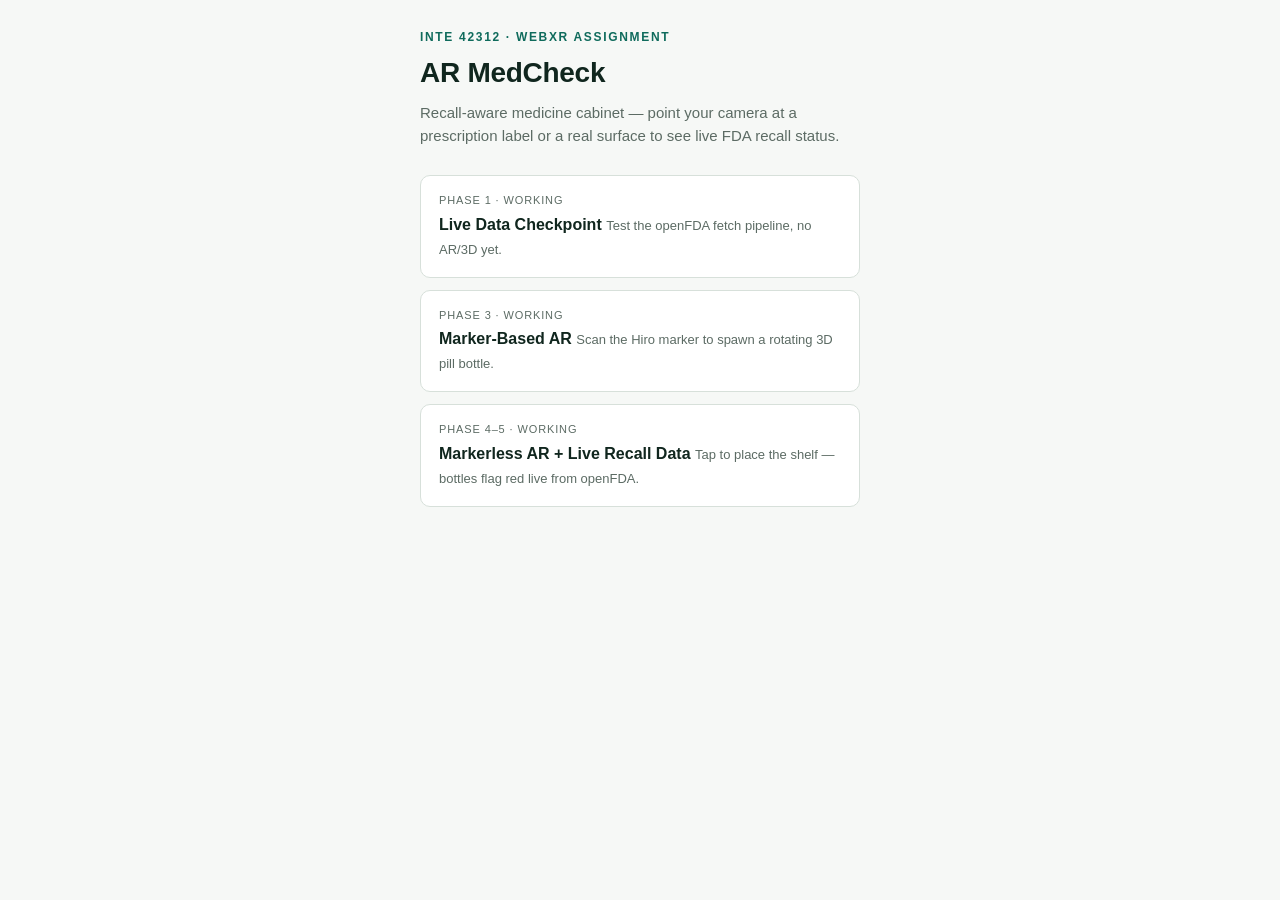
<file: index.html>
<!DOCTYPE html>
<html lang="en">
<head>
  <meta charset="UTF-8" />
  <meta name="viewport" content="width=device-width, initial-scale=1.0" />
  <title>AR MedCheck</title>
  <link rel="stylesheet" href="css/style.css" />
</head>
<body>
  <div class="wrap">
    <p class="eyebrow">INTE 42312 · WebXR Assignment</p>
    <h1>AR MedCheck</h1>
    <p class="sub">Recall-aware medicine cabinet — point your camera at a
      prescription label or a real surface to see live FDA recall status.</p>

    <a class="card" href="fetch-test.html">
      <span class="tag">Phase 1 · Working</span>
      <span class="title">Live Data Checkpoint</span>
      <span class="desc">Test the openFDA fetch pipeline, no AR/3D yet.</span>
    </a>

    <a class="card" href="marker.html">
      <span class="tag">Phase 3 · Working</span>
      <span class="title">Marker-Based AR</span>
      <span class="desc">Scan the Hiro marker to spawn a rotating 3D pill bottle.</span>
    </a>

    <a class="card" href="markerless.html">
      <span class="tag">Phase 4–5 · Working</span>
      <span class="title">Markerless AR + Live Recall Data</span>
      <span class="desc">Tap to place the shelf — bottles flag red live from openFDA.</span>
    </a>
  </div>
</body>
</html>
</file>
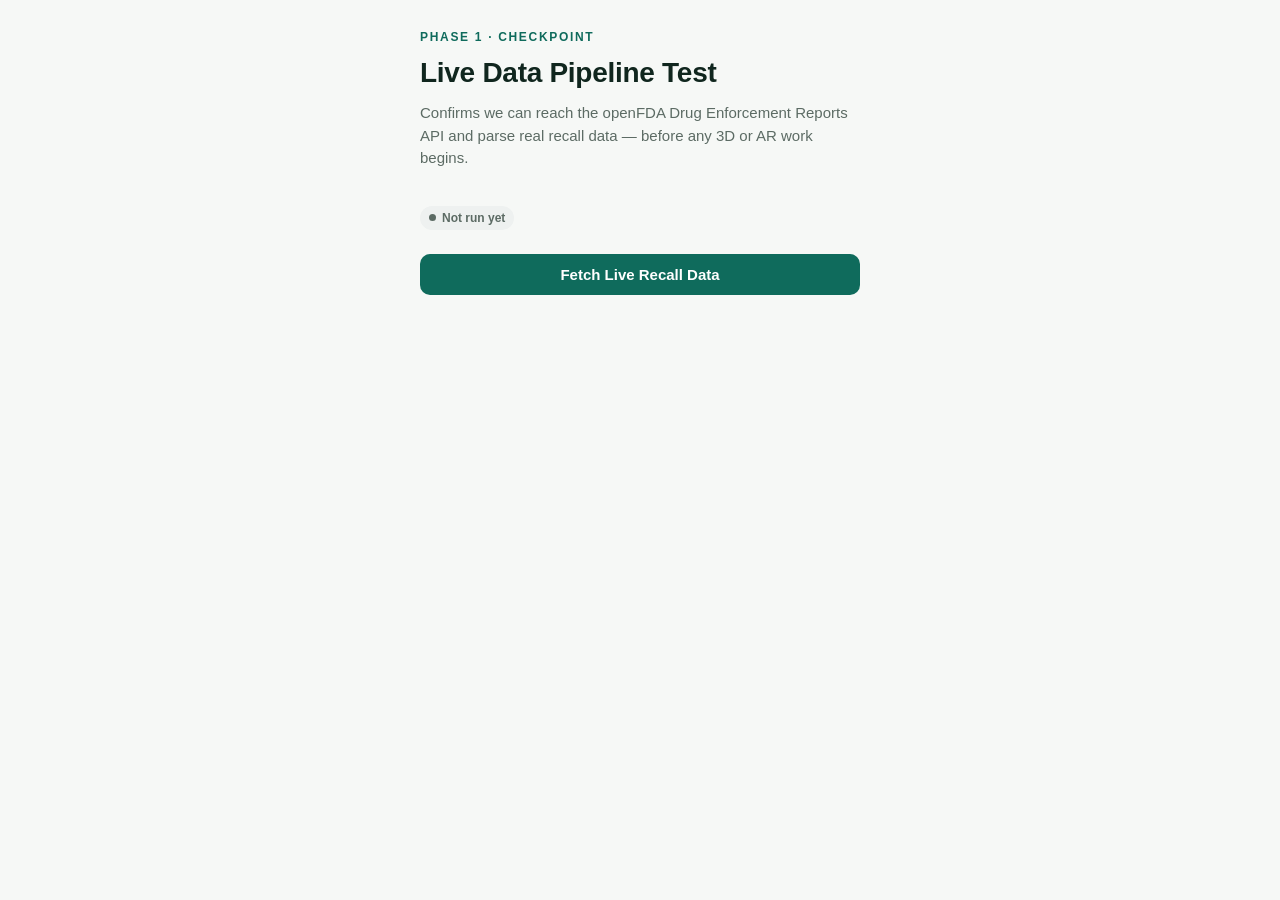
<file: fetch-test.html>
<!DOCTYPE html>
<html lang="en">
<head>
  <meta charset="UTF-8" />
  <meta name="viewport" content="width=device-width, initial-scale=1.0" />
  <title>Checkpoint 1 — Live FDA Data</title>
  <link rel="stylesheet" href="css/style.css" />
</head>
<body>
  <div class="wrap">
    <p class="eyebrow">Phase 1 · Checkpoint</p>
    <h1>Live Data Pipeline Test</h1>
    <p class="sub">
      Confirms we can reach the openFDA Drug Enforcement Reports API and
      parse real recall data — before any 3D or AR work begins.
    </p>

    <div id="statusBadge" class="status pending">
      <span class="dot"></span> Not run yet
    </div>

    <br /><br />

    <button id="runBtn">Fetch Live Recall Data</button>

    <div id="output" style="margin-top: 20px;"></div>
  </div>

  <script src="js/fda-fetch.js"></script>
  <script>
    const btn = document.getElementById("runBtn");
    const output = document.getElementById("output");
    const badge = document.getElementById("statusBadge");

    function setBadge(state, text) {
      badge.className = `status ${state}`;
      badge.innerHTML = `<span class="dot"></span> ${text}`;
    }

    btn.addEventListener("click", async () => {
      btn.disabled = true;
      setBadge("pending", "Fetching…");
      output.innerHTML = "";

      try {
        // Fetch a general batch of recent enforcement reports.
        const records = await fetchRecalls({ limit: 8 });

        console.log("openFDA raw response mapped:", records);

        if (records.length === 0) {
          setBadge("ok", "Connected — 0 results for this query");
          output.innerHTML = "<p>API reachable, but no records matched.</p>";
        } else {
          setBadge("ok", `Connected — ${records.length} records`);
          output.innerHTML = records
            .map(
              (r) => `
              <div class="result-item">
                <strong>${r.product}</strong><br/>
                <span style="color:var(--muted)">${r.reason}</span><br/>
                <span style="color:var(--muted)">Status: ${r.status} · Class: ${r.classification} · ${r.date}</span>
              </div>`
            )
            .join("");
        }
      } catch (err) {
        console.error(err);
        setBadge("bad", "Fetch failed — see console");
        output.innerHTML = `<p style="color:var(--alert)">${err.message}</p>`;
      } finally {
        btn.disabled = false;
      }
    });
  </script>
</body>
</html>
</file>
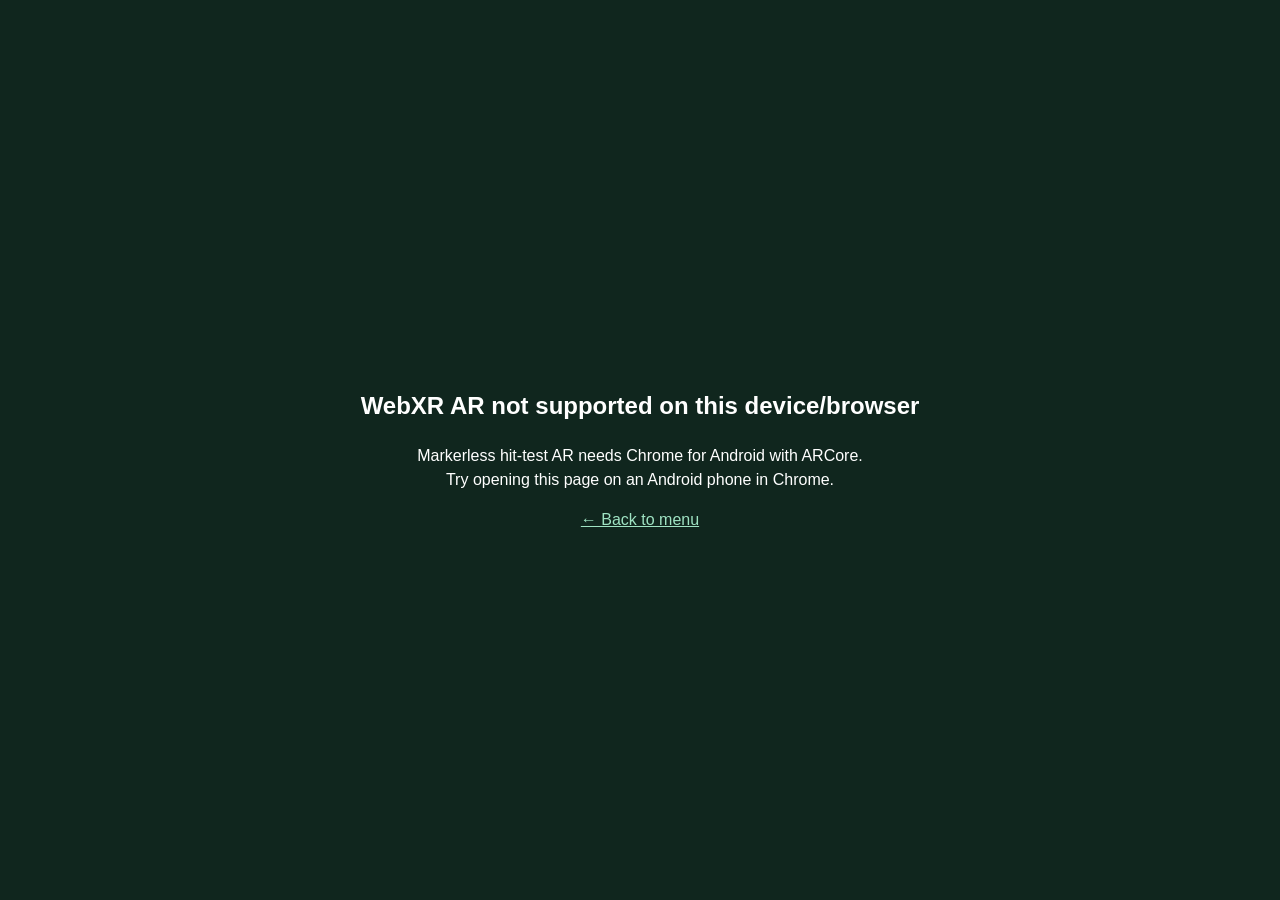
<file: markerless.html>
<!DOCTYPE html>
<html lang="en">
<head>
  <meta charset="UTF-8" />
  <meta name="viewport" content="width=device-width, initial-scale=1.0, user-scalable=no" />
  <title>Markerless AR — AR MedCheck</title>
  <link rel="stylesheet" href="css/style.css" />
  <style>
    * { box-sizing: border-box; }
    body { margin: 0; overflow: hidden; background: #10261e; font-family: -apple-system, BlinkMacSystemFont, "Segoe UI", Roboto, sans-serif; }

    /* Top Navigation Bar */
    #overlay {
      position: fixed; top: 0; left: 0; right: 0; z-index: 100;
      padding: 12px 16px; background: rgba(15,26,22,0.92); color: #fff;
      font-size: 13px; font-weight: 500;
      display: flex; justify-content: space-between; align-items: center;
      border-bottom: 1px solid rgba(159,227,195,0.18);
      backdrop-filter: blur(8px);
    }
    #overlay a { color: #9fe3c3; text-decoration: none; font-weight: 600; font-size: 12.5px; }

    .pill-btn {
      background: rgba(31,122,77,0.45);
      border: 1px solid rgba(159,227,195,0.35);
      color: #9fe3c3; border-radius: 999px;
      padding: 3px 10px; font-size: 11px; font-weight: 600;
      cursor: pointer; display: inline-flex; align-items: center; gap: 4px;
      transition: all 0.15s ease;
    }
    .pill-btn:active { transform: scale(0.95); background: rgba(31,122,77,0.8); }

    /* Collapsible Legend (Top Left) */
    #legend {
      position: fixed; top: 56px; left: 14px; z-index: 90;
      background: rgba(15,26,22,0.92); color: #fff; border-radius: 12px;
      padding: 8px 12px; font-size: 11px;
      max-width: 250px; border: 1px solid rgba(159,227,195,0.22);
      box-shadow: 0 6px 20px rgba(0,0,0,0.4);
      backdrop-filter: blur(8px);
    }
    #legendHeader {
      display: flex; justify-content: space-between; align-items: center;
      cursor: pointer; user-select: none;
    }
    .legend-title {
      font-size: 9.5px; font-weight: 700; color: #9fe3c3;
      text-transform: uppercase; letter-spacing: 0.08em;
    }
    #legendBody { margin-top: 6px; }
    #legendBody.collapsed { display: none; }
    #legend .sw-row { display: flex; align-items: center; gap: 6px; margin: 3px 0; font-size: 10.5px; }
    #legend .sw { width: 9px; height: 9px; border-radius: 50%; flex-shrink: 0; }
    #liveStatus {
      margin-top: 6px; padding-top: 6px;
      border-top: 1px solid rgba(255,255,255,0.12);
    }
    .status-grid {
      display: grid; grid-template-columns: 1fr 1fr;
      gap: 3px 6px; margin-top: 3px;
    }
    .status-item {
      display: flex !important; align-items: center;
      justify-content: space-between; gap: 4px;
      font-size: 10px;
    }

    /* Prescription HUD Card (Top Right) */
    #rxCard {
      position: fixed; top: 56px; right: 14px; z-index: 95;
      background: rgba(15,26,22,0.96); color: #fff; border-radius: 14px;
      padding: 12px 14px;
      max-width: 280px; width: calc(100vw - 120px);
      border: 1px solid rgba(159,227,195,0.28);
      box-shadow: 0 10px 30px rgba(0,0,0,0.55);
      backdrop-filter: blur(12px);
      display: none;
      animation: fadeIn 0.25s ease;
    }
    #rxCard.active { display: block; }
    .rx-header {
      display: flex; justify-content: space-between; align-items: center;
      margin-bottom: 2px;
    }
    .rx-tag {
      font-size: 9px; text-transform: uppercase; letter-spacing: 0.08em;
      color: #9fe3c3; font-weight: 700;
    }
    .close-btn {
      background: transparent; border: none; color: #8ba396;
      font-size: 15px; cursor: pointer; padding: 0 2px; line-height: 1;
    }
    .close-btn:hover, .close-btn:active { color: #fff; }
    .rx-title { font-size: 15px; font-weight: 700; margin-bottom: 1px; color: #fff; }
    .rx-brand { font-size: 10.5px; color: #a5c7b7; margin-bottom: 4px; }
    .rx-tier-badge {
      display: inline-block; font-size: 9px; font-weight: 600;
      color: #9fe3c3; background: rgba(159,227,195,0.12);
      padding: 2px 7px; border-radius: 999px; margin-bottom: 6px;
      border: 1px solid rgba(159,227,195,0.2);
    }
    .rx-meta { font-size: 11px; color: #cfe8dc; line-height: 1.45; margin-bottom: 8px; }
    .rx-status-banner {
      border-radius: 8px; padding: 6px 10px; font-size: 11px;
      line-height: 1.35; font-weight: 600; margin-bottom: 8px;
    }
    .rx-status-banner.bad {
      background: rgba(194,59,59,0.3); border: 1px solid #c23b3b; color: #ff9b9b;
    }
    .rx-status-banner.ok {
      background: rgba(31,122,77,0.35); border: 1px solid #1f7a4d; color: #7de6b0;
    }
    .rx-actions {
      display: flex; align-items: center; justify-content: space-between;
      border-top: 1px solid rgba(255,255,255,0.12); padding-top: 7px;
    }
    .speak-btn {
      background: rgba(31,122,77,0.6);
      border: 1px solid rgba(159,227,195,0.35);
      color: #fff; border-radius: 8px;
      padding: 5px 10px; font-size: 10.5px; font-weight: 700;
      cursor: pointer; display: inline-flex; align-items: center; gap: 4px;
      transition: all 0.15s ease;
    }
    .speak-btn:active { transform: scale(0.95); background: rgba(31,122,77,0.9); }
    .speak-status { font-size: 9.5px; color: #8ba396; font-style: italic; }

    /* Medicine Selection Drawer (Bottom Carousel) */
    #medDrawer {
      position: fixed; bottom: 62px; left: 0; right: 0; z-index: 90;
      display: flex; flex-direction: column; align-items: center;
      pointer-events: none;
    }
    .drawer-title {
      font-size: 9.5px; text-transform: uppercase; letter-spacing: 0.08em;
      color: #9fe3c3; font-weight: 700; margin-bottom: 6px;
      text-shadow: 0 2px 4px rgba(0,0,0,0.8);
      background: rgba(10,20,16,0.85); padding: 3px 12px; border-radius: 999px;
      border: 1px solid rgba(159,227,195,0.2);
    }
    .med-scroll {
      pointer-events: auto;
      display: flex; gap: 8px; width: 100%;
      overflow-x: auto; padding: 4px 14px 8px;
      scroll-snap-type: x mandatory;
      -webkit-overflow-scrolling: touch;
      scrollbar-width: none;
    }
    .med-scroll::-webkit-scrollbar { display: none; }
    .med-card {
      scroll-snap-align: center;
      flex: 0 0 auto; width: 135px;
      background: rgba(15,26,22,0.92);
      border: 1px solid rgba(159,227,195,0.22);
      border-radius: 12px; padding: 7px 9px;
      color: #fff; cursor: pointer;
      box-shadow: 0 6px 18px rgba(0,0,0,0.35);
      backdrop-filter: blur(8px);
      transition: all 0.2s cubic-bezier(0.16, 1, 0.3, 1);
      display: flex; flex-direction: column; gap: 3px;
      user-select: none;
    }
    .med-card:active { transform: scale(0.95); }
    .med-card.active {
      transform: translateY(-4px);
    }
    .med-card.active.bad {
      border-color: #ff5252;
      box-shadow: 0 0 16px rgba(255,82,82,0.45);
      background: rgba(32,14,16,0.95);
    }
    .med-card.active.ok {
      border-color: #2ed573;
      box-shadow: 0 0 16px rgba(46,213,115,0.45);
      background: rgba(14,30,22,0.95);
    }
    .med-card-tier { font-size: 8.5px; color: #8ba396; text-transform: uppercase; letter-spacing: 0.05em; }
    .med-card-name { font-size: 11.5px; font-weight: 700; white-space: nowrap; overflow: hidden; text-overflow: ellipsis; }
    .med-card-dose { font-size: 9.5px; color: #a5c7b7; white-space: nowrap; overflow: hidden; text-overflow: ellipsis; }
    .med-card-badge {
      display: inline-flex; align-items: center; gap: 3px;
      font-size: 9px; font-weight: 700; text-transform: uppercase;
      padding: 2px 6px; border-radius: 999px; width: fit-content;
      margin-top: 2px;
    }
    .med-card-badge.bad { background: rgba(194,59,59,0.35); color: #ff8b8b; border: 1px solid #c23b3b; }
    .med-card-badge.ok { background: rgba(31,122,77,0.4); color: #72e0a2; border: 1px solid #1f7a4d; }

    /* Hint Bar */
    #hint {
      position: fixed; bottom: 18px; left: 50%; transform: translateX(-50%);
      z-index: 90; background: rgba(15,26,22,0.9); color: #fff;
      padding: 8px 18px; border-radius: 999px; font-family: -apple-system, sans-serif;
      font-size: 12px; font-weight: 500;
      border: 1px solid rgba(159,227,195,0.25);
      box-shadow: 0 4px 16px rgba(0,0,0,0.35);
      white-space: nowrap; text-align: center;
      transition: background 0.3s ease;
      pointer-events: none;
    }

    #unsupported {
      position: fixed; inset: 0; z-index: 200; background: #10261e; color: #fff;
      display: flex; align-items: center; justify-content: center; text-align: center;
      padding: 24px; font-family: -apple-system, sans-serif;
    }
    #unsupported.hidden { display: none; }

    #ARButton { z-index: 1000 !important; }

    @keyframes fadeIn { from { opacity: 0; transform: translateY(-6px); } to { opacity: 1; transform: translateY(0); } }
  </style>
</head>
<body>
  <!-- Top Navigation Bar -->
  <div id="overlay">
    <div style="display:flex; align-items:center; gap:8px;">
      <span id="overlay-title">Tap a surface to place the shelf</span>
      <button id="repositionBtn" style="display:none;" class="pill-btn">↺ Move Shelf</button>
    </div>
    <a href="index.html">&larr; Menu</a>
  </div>

  <!-- Legend -->
  <div id="legend">
    <div id="legendHeader">
      <span class="legend-title">Live FDA Status</span>
      <span id="legendToggleIcon" style="font-size:9.5px; color:#8ba396;">▲</span>
    </div>
    <div id="legendBody">
      <div class="sw-row"><span class="sw" style="background:#1f7a4d"></span> Verified Safe</div>
      <div class="sw-row"><span class="sw" style="background:#c23b3b"></span> FDA Recalled</div>
      <div id="liveStatus"></div>
    </div>
  </div>

  <!-- Prescription HUD Card -->
  <div id="rxCard">
    <div class="rx-header">
      <span class="rx-tag">● BOTTLE PRESCRIPTION</span>
      <button id="rxCloseBtn" class="close-btn" title="Close">✕</button>
    </div>
    <div class="rx-title" id="rxTitle">Amoxicillin 500mg</div>
    <div class="rx-brand" id="rxBrand">Moxatag / Oral Capsule</div>
    <div class="rx-tier-badge" id="rxTierBadge">Top Shelf · Slot 3</div>
    <div class="rx-meta">
      <strong>Rx #:</strong> <span id="rxNumber">8492-041</span><br/>
      <strong>Dosage:</strong> <span id="rxDosage">1 capsule every 8h with water</span><br/>
      <strong>Refills:</strong> <span id="rxRefills">2 remaining</span>
    </div>
    <div class="rx-status-banner bad" id="rxStatusBanner">
      <div id="rxStatusTitle">⚠️ FDA RECALL ACTIVE</div>
      <div id="rxStatusReason" style="font-weight:400; font-size:10px; margin-top:2px;">
        Particulate contamination detected in lot #8492. Do not dispense.
      </div>
    </div>
    <div class="rx-actions">
      <button id="rxSpeakBtn" class="speak-btn">🔊 Read Aloud</button>
      <span id="rxSpeakStatus" class="speak-status">Tap bottle to read Rx</span>
    </div>
  </div>

  <!-- Medicine Target Selection Drawer Carousel -->
  <div id="medDrawer" style="display:none;">
    <div class="drawer-title">Tap a Bottle in AR or Choose Below</div>
    <div class="med-scroll" id="medCarousel"></div>
  </div>

  <div id="hint">Loading recall data…</div>

  <div id="unsupported" class="hidden">
    <div>
      <h2>WebXR AR not supported on this device/browser</h2>
      <p>Markerless hit-test AR needs Chrome for Android with ARCore.<br/>
      Try opening this page on an Android phone in Chrome.</p>
      <a href="index.html" style="color:#9fe3c3">&larr; Back to menu</a>
    </div>
  </div>

  <script>
    window.__arModuleStarted = false;
    setTimeout(() => {
      if (!window.__arModuleStarted) {
        const hintEl = document.getElementById("hint");
        if (hintEl) {
          hintEl.textContent = "AR module failed to load — check internet connection";
          hintEl.style.background = "rgba(194,59,59,0.9)";
        }
      }
    }, 6000);
  </script>

  <script type="importmap">
  {
    "imports": {
      "three": "./vendor/three/build/three.module.js"
    }
  }
  </script>

  <script src="js/fda-fetch.js"></script>
  <script src="js/audio-cues.js"></script>
  <script type="module">
    window.__arModuleStarted = true;

    import * as THREE from "three";
    import { ARButton } from "./vendor/three/jsm/webxr/ARButton.js";
    import { GLTFLoader } from "./vendor/three/jsm/loaders/GLTFLoader.js";

    const hintEl = document.getElementById("hint");
    const unsupportedEl = document.getElementById("unsupported");

    window.addEventListener("error", (e) => {
      hintEl.textContent = "JS Error: " + e.message;
      hintEl.style.background = "rgba(194,59,59,0.9)";
    });
    window.addEventListener("unhandledrejection", (e) => {
      hintEl.textContent = "Promise error: " + (e.reason?.message || e.reason);
      hintEl.style.background = "rgba(194,59,59,0.9)";
    });

    // Clinical Prescription Catalog
    const MEDICINES_DATA = {
      amoxicillin: {
        id: "amoxicillin",
        name: "Amoxicillin 500mg",
        brand: "Moxatag / Oral Capsule",
        rxNumber: "8492-041",
        dosage: "1 capsule every 8h with water",
        refills: "2 remaining",
        tierName: "Top Shelf",
        slot: 3,
        defaultStatus: "recalled",
        defaultReason: "Particulate contamination detected in lot #8492. Do not dispense.",
        safeReason: "Lot #8492 verified compliant with USP dissolution & purity standards. No active recalls."
      },
      paracetamol: {
        id: "paracetamol",
        name: "Paracetamol 500mg",
        brand: "Panadol / Film-Coated Tablet",
        rxNumber: "7103-992",
        dosage: "1–2 tablets every 4–6h (max 4g/day)",
        refills: "4 remaining",
        tierName: "Top Shelf",
        slot: 2,
        defaultStatus: "safe",
        defaultReason: "Lot #7103 verified compliant with USP dissolution & purity standards.",
        safeReason: "Lot #7103 verified compliant with USP dissolution & purity standards."
      },
      ibuprofen: {
        id: "ibuprofen",
        name: "Ibuprofen 200mg",
        brand: "Advil / Motrin Liqui-Gel",
        rxNumber: "5521-118",
        dosage: "1 tablet every 6h with meals",
        refills: "1 remaining",
        tierName: "Top Shelf",
        slot: 1,
        defaultStatus: "recalled",
        defaultReason: "Dissolution rate out-of-specification reported to FDA enforcement.",
        safeReason: "Batch certified authentic. Zero active enforcement reports on file."
      },
      lipitor: {
        id: "lipitor",
        name: "Lipitor 20mg",
        brand: "Atorvastatin Calcium Tablet",
        rxNumber: "9042-331",
        dosage: "1 tablet daily at bedtime",
        refills: "3 remaining",
        tierName: "Second Shelf",
        slot: 1,
        defaultStatus: "safe",
        defaultReason: "Batch certified authentic. Zero active enforcement reports on file.",
        safeReason: "Batch certified authentic. Zero active enforcement reports on file."
      },
      acetaminophen: {
        id: "acetaminophen",
        name: "Acetaminophen 500mg",
        brand: "Tylenol Extra Strength Caplet",
        rxNumber: "4418-765",
        dosage: "2 caplets every 6h as needed",
        refills: "0 remaining (Expired)",
        tierName: "Second Shelf",
        slot: 2,
        defaultStatus: "recalled",
        defaultReason: "Super-potent batch alert: active ingredient variance exceeds ±15%.",
        safeReason: "Batch tested compliant with active ingredient potency specifications."
      },
      melatonin: {
        id: "melatonin",
        name: "Melatonin 5mg",
        brand: "Nature Made / Nighttime Release",
        rxNumber: "3310-884",
        dosage: "1 tablet 30 min before sleep",
        refills: "5 remaining",
        tierName: "Second Shelf",
        slot: 3,
        defaultStatus: "safe",
        defaultReason: "Dietary supplement verified GMP compliant & microbial tested clean.",
        safeReason: "Dietary supplement verified GMP compliant & microbial tested clean."
      }
    };

    const CABINET_TIERS = [
      {
        name: "Top Shelf",
        yModel: 2.412,
        yFallback: 0.148,
        products: ["ibuprofen", "paracetamol", "amoxicillin"],
      },
      {
        name: "Second Shelf",
        yModel: 1.689,
        yFallback: 0.1037,
        products: ["lipitor", "acetaminophen", "melatonin"],
      },
    ];

    const TRACKED_PRODUCTS = CABINET_TIERS.flatMap((t) => t.products);
    let recallFlags = {};
    let recallDetails = {};

    let isShelfPlaced = false;
    let placedShelf = null;
    let currentSelectedId = null;
    let interactiveObjects = [];
    let bottleMap = {};
    let haloRing = null;
    let floatingBadge = null;

    // Toggle legend accordion
    const legendHeader = document.getElementById("legendHeader");
    const legendBody = document.getElementById("legendBody");
    const legendToggleIcon = document.getElementById("legendToggleIcon");
    if (legendHeader) {
      legendHeader.addEventListener("click", () => {
        const isCollapsed = legendBody.classList.toggle("collapsed");
        legendToggleIcon.textContent = isCollapsed ? "▼" : "▲";
      });
    }

    if (!navigator.xr) {
      unsupportedEl.classList.remove("hidden");
    } else {
      navigator.xr.isSessionSupported("immersive-ar").then((supported) => {
        if (!supported) unsupportedEl.classList.remove("hidden");
        else init();
      });
    }

    async function loadRecallData() {
      try {
        const results = await Promise.all(
          TRACKED_PRODUCTS.map((name) => fetchRecalls({ searchTerm: name, limit: 5 }))
        );
        TRACKED_PRODUCTS.forEach((name, i) => {
          const hits = results[i] || [];
          recallFlags[name] = hits.length > 0;
          if (hits.length > 0) {
            recallDetails[name] = {
              reason: hits[0].reason || MEDICINES_DATA[name].defaultReason,
              status: hits[0].status
            };
          }
        });
        hintEl.textContent = "Data loaded — tap a surface to place the shelf";
      } catch (err) {
        console.error("FDA fetch failed, defaulting to catalog state:", err);
        TRACKED_PRODUCTS.forEach((p) => {
          recallFlags[p] = MEDICINES_DATA[p].defaultStatus === "recalled";
        });
        hintEl.textContent = "Live data unavailable — showing default state";
      }

      const params = new URLSearchParams(window.location.search);
      const forced = params.get("forceRecall");
      if (forced && TRACKED_PRODUCTS.includes(forced)) {
        recallFlags[forced] = true;
      }

      // Render legend summary
      const liveStatusEl = document.getElementById("liveStatus");
      if (liveStatusEl) {
        liveStatusEl.innerHTML = `
          <div style="font-weight:600; color:#9fe3c3; margin-bottom:4px; font-size:10px; text-transform:uppercase; letter-spacing:0.06em;">Cabinet Recall Status:</div>
          <div class="status-grid">
            ${TRACKED_PRODUCTS.map(
              (p) => `
              <div class="status-item">
                <span>${p}:</span>
                <strong style="color:${recallFlags[p] ? '#ff7575' : '#5cd68d'}">
                  ${recallFlags[p] ? "RECALLED" : "safe"}
                </strong>
              </div>`
            ).join("")}
          </div>
        `;
      }

      renderMedDrawer();
    }

    // Render Drawer Carousel
    function renderMedDrawer() {
      const carouselEl = document.getElementById("medCarousel");
      if (!carouselEl) return;
      carouselEl.innerHTML = "";

      TRACKED_PRODUCTS.forEach((id) => {
        const med = MEDICINES_DATA[id];
        const isRecalled = !!recallFlags[id];
        const card = document.createElement("div");
        card.className = `med-card ${isRecalled ? "bad" : "ok"}`;
        card.id = `med-card-${id}`;
        card.innerHTML = `
          <div class="med-card-tier">${med.tierName}</div>
          <div class="med-card-name">${med.name}</div>
          <div class="med-card-dose">${med.dosage}</div>
          <span class="med-card-badge ${isRecalled ? "bad" : "ok"}">
            ${isRecalled ? "⚠️ RECALLED" : "✓ SAFE"}
          </span>
        `;
        card.addEventListener("click", (e) => {
          e.stopPropagation();
          selectBottle(id, true);
        });
        carouselEl.appendChild(card);
      });
    }

    // Dynamic 3D Billboard Sprite Badge
    function createBadgeTexture(name, subtext, isRecalled) {
      const canvas = document.createElement("canvas");
      canvas.width = 256;
      canvas.height = 128;
      const ctx = canvas.getContext("2d");

      const r = 16, x = 4, y = 4, w = 248, h = 120;
      ctx.beginPath();
      ctx.moveTo(x + r, y);
      ctx.lineTo(x + w - r, y);
      ctx.quadraticCurveTo(x + w, y, x + w, y + r);
      ctx.lineTo(x + w, y + h - r);
      ctx.quadraticCurveTo(x + w, y + h, x + w - r, y + h);
      ctx.lineTo(x + r, y + h);
      ctx.quadraticCurveTo(x, y + h, x, y + h - r);
      ctx.lineTo(x, y + r);
      ctx.quadraticCurveTo(x, y, x + r, y);
      ctx.closePath();

      ctx.fillStyle = isRecalled ? "rgba(42, 12, 16, 0.95)" : "rgba(10, 32, 22, 0.95)";
      ctx.fill();
      ctx.lineWidth = 4;
      ctx.strokeStyle = isRecalled ? "#ff4d4d" : "#2ed573";
      ctx.stroke();

      ctx.fillStyle = isRecalled ? "#ff7575" : "#5cd68d";
      ctx.font = "bold 20px -apple-system, sans-serif";
      ctx.textAlign = "center";
      ctx.fillText(isRecalled ? "⚠️ RECALLED" : "✓ SAFE TO DISPENSE", 128, 42);

      ctx.fillStyle = "#ffffff";
      ctx.font = "bold 22px -apple-system, sans-serif";
      ctx.fillText(name, 128, 76);

      ctx.fillStyle = "#9fe3c3";
      ctx.font = "14px -apple-system, sans-serif";
      ctx.fillText(subtext || "Rx VERIFIED", 128, 104);

      const texture = new THREE.CanvasTexture(canvas);
      texture.needsUpdate = true;
      return texture;
    }

    // Speech Synthesis
    function speakPrescription(med, isRecalled, reason) {
      if (!("speechSynthesis" in window)) return;
      try {
        window.speechSynthesis.cancel();
        const statusPhrase = isRecalled
          ? `Warning: Active FDA recall. ${reason}. Do not dispense.`
          : `Verified safe to dispense. Compliant with quality standards.`;
        const speechText = `Prescription for ${med.name}. ${med.brand}. ${statusPhrase} Dosage instructions: ${med.dosage}. Refills: ${med.refills}.`;

        const utterance = new SpeechSynthesisUtterance(speechText);
        utterance.rate = 0.96;
        utterance.pitch = 1.0;

        const speakStatusEl = document.getElementById("rxSpeakStatus");
        if (speakStatusEl) speakStatusEl.textContent = "Reading prescription aloud…";

        utterance.onend = () => {
          if (speakStatusEl) speakStatusEl.textContent = "Readout complete";
        };
        utterance.onerror = () => {
          if (speakStatusEl) speakStatusEl.textContent = "Tap bottle to read Rx";
        };

        window.speechSynthesis.speak(utterance);
      } catch (err) {
        console.warn("TTS error:", err);
      }
    }

    // Bottle Selection Logic
    function selectBottle(id, playAudio = true) {
      const med = MEDICINES_DATA[id];
      if (!med) return;
      currentSelectedId = id;

      const isRecalled = !!recallFlags[id];
      const recallReason = recallDetails[id]?.reason || (isRecalled ? med.defaultReason : med.safeReason);

      // 1. Update 3D Visual Feedback on Bottle
      const bottleInfo = bottleMap[id];
      if (bottleInfo && bottleInfo.bottleGroup) {
        const group = bottleInfo.bottleGroup;

        if (!haloRing) {
          haloRing = new THREE.Mesh(
            new THREE.RingGeometry(0.013, 0.020, 32).rotateX(-Math.PI / 2),
            new THREE.MeshBasicMaterial({
              color: isRecalled ? 0xff4757 : 0x2ed573,
              side: THREE.DoubleSide,
              transparent: true,
              opacity: 0.95,
            })
          );
          haloRing.position.y = 0.001;
        }
        haloRing.material.color.setHex(isRecalled ? 0xff4757 : 0x2ed573);
        group.add(haloRing);

        if (!floatingBadge) {
          const badgeMat = new THREE.SpriteMaterial({ transparent: true, depthTest: false });
          floatingBadge = new THREE.Sprite(badgeMat);
          floatingBadge.scale.set(0.08, 0.04, 1);
        }
        floatingBadge.material.map = createBadgeTexture(
          med.name,
          isRecalled ? "DO NOT DISPENSE" : "VERIFIED SAFE",
          isRecalled
        );
        floatingBadge.material.needsUpdate = true;
        floatingBadge.position.set(0, 0.054, 0);
        floatingBadge.visible = true;
        group.add(floatingBadge);

        group.scale.set(1.15, 1.15, 1.15);
        setTimeout(() => {
          if (group) group.scale.set(1, 1, 1);
        }, 220);
      }

      // 2. Highlight Active Carousel Drawer Card
      document.querySelectorAll(".med-card").forEach((card) => card.classList.remove("active"));
      const activeCard = document.getElementById(`med-card-${id}`);
      if (activeCard) {
        activeCard.classList.add("active");
        activeCard.scrollIntoView({ behavior: "smooth", inline: "center", block: "nearest" });
      }

      // 3. Update Prescription HUD Card
      const rxCard = document.getElementById("rxCard");
      if (rxCard) {
        rxCard.classList.add("active");
        document.getElementById("rxTitle").textContent = med.name;
        document.getElementById("rxBrand").textContent = med.brand;
        document.getElementById("rxTierBadge").textContent = `${med.tierName} · Slot ${med.slot}`;
        document.getElementById("rxNumber").textContent = med.rxNumber;
        document.getElementById("rxDosage").textContent = med.dosage;
        document.getElementById("rxRefills").textContent = med.refills;

        const banner = document.getElementById("rxStatusBanner");
        banner.className = `rx-status-banner ${isRecalled ? "bad" : "ok"}`;
        document.getElementById("rxStatusTitle").textContent = isRecalled
          ? "⚠️ FDA RECALL ACTIVE"
          : "✓ FDA VERIFIED · SAFE TO DISPENSE";
        document.getElementById("rxStatusReason").textContent = recallReason;

        const speakStatus = document.getElementById("rxSpeakStatus");
        if (speakStatus) speakStatus.textContent = "Reading prescription aloud…";
      }

      hintEl.textContent = `Inspecting ${med.name} — ${isRecalled ? "RECALLED ⚠️" : "SAFE ✓"}`;
      hintEl.style.background = isRecalled ? "rgba(194,59,59,0.95)" : "rgba(31,122,77,0.95)";

      if (playAudio) {
        if (isRecalled && window.playAlertChime) {
          window.playAlertChime();
        } else if (window.playSuccessChime) {
          window.playSuccessChime();
        }
      }

      speakPrescription(med, isRecalled, recallReason);
    }

    document.getElementById("rxCloseBtn")?.addEventListener("click", (e) => {
      e.stopPropagation();
      if ("speechSynthesis" in window) window.speechSynthesis.cancel();
      document.getElementById("rxCard")?.classList.remove("active");
      if (floatingBadge) floatingBadge.visible = false;
    });

    document.getElementById("rxSpeakBtn")?.addEventListener("click", (e) => {
      e.stopPropagation();
      if (currentSelectedId) {
        const med = MEDICINES_DATA[currentSelectedId];
        const isRecalled = !!recallFlags[currentSelectedId];
        const reason = recallDetails[currentSelectedId]?.reason || (isRecalled ? med.defaultReason : med.safeReason);
        speakPrescription(med, isRecalled, reason);
      }
    });

    function getBottleIdFromIntersect(obj) {
      let curr = obj;
      while (curr) {
        if (curr.userData && curr.userData.productId) {
          return curr.userData.productId;
        }
        curr = curr.parent;
      }
      return null;
    }

    function init() {
      loadRecallData();

      const scene = new THREE.Scene();
      const camera = new THREE.PerspectiveCamera(
        70, window.innerWidth / window.innerHeight, 0.01, 20
      );

      const renderer = new THREE.WebGLRenderer({ antialias: true, alpha: true });
      renderer.setPixelRatio(window.devicePixelRatio);
      renderer.setSize(window.innerWidth, window.innerHeight);
      renderer.xr.enabled = true;
      document.body.appendChild(renderer.domElement);

      // EXACT standard ARButton initialization from 3d03c26
      document.body.appendChild(
        ARButton.createButton(renderer, { requiredFeatures: ["hit-test"] })
      );

      const light = new THREE.HemisphereLight(0xffffff, 0x444444, 1.2);
      light.position.set(0.5, 1, 0.25);
      scene.add(light);

      // Reticle: shows where content will be placed
      const reticle = new THREE.Mesh(
        new THREE.RingGeometry(0.06, 0.08, 32).rotateX(-Math.PI / 2),
        new THREE.MeshBasicMaterial({ color: 0x0f6b5c })
      );
      reticle.matrixAutoUpdate = false;
      reticle.visible = false;
      scene.add(reticle);

      const loader = new GLTFLoader();
      const raycaster = new THREE.Raycaster();

      function buildShelfGroup() {
        const group = new THREE.Group();
        const tierGroups = [];
        interactiveObjects.length = 0;
        bottleMap = {};

        CABINET_TIERS.forEach((tier, tierIdx) => {
          const tierGroup = new THREE.Group();
          tierGroup.position.y = tier.yFallback;
          group.add(tierGroup);
          tierGroups.push(tierGroup);

          tier.products.forEach((name, i) => {
            const isRecalled = !!recallFlags[name];
            const bottleGroup = new THREE.Group();

            // Realistic pill bottle body (height 2.4cm)
            const body = new THREE.Mesh(
              new THREE.CylinderGeometry(0.010, 0.010, 0.024, 16),
              new THREE.MeshStandardMaterial({
                color: isRecalled ? 0xc23b3b : 0x1f7a4d,
                roughness: 0.3,
                metalness: 0.1,
              })
            );
            body.position.y = 0.012;
            bottleGroup.add(body);

            // Childproof pharmaceutical cap on top (height 0.6cm)
            const cap = new THREE.Mesh(
              new THREE.CylinderGeometry(0.008, 0.008, 0.006, 16),
              new THREE.MeshStandardMaterial({
                color: 0xf4f7f5,
                roughness: 0.5,
              })
            );
            cap.position.y = 0.024 + 0.003;
            bottleGroup.add(cap);

            // Hit Target Cylinder (enlarged for touch accuracy)
            const hitMesh = new THREE.Mesh(
              new THREE.CylinderGeometry(0.024, 0.024, 0.065, 12),
              new THREE.MeshBasicMaterial({ visible: false })
            );
            hitMesh.position.y = 0.025;
            bottleGroup.add(hitMesh);

            const spread = (i - (tier.products.length - 1) / 2) * 0.038;
            bottleGroup.position.set(spread, 0, 0);

            const meta = {
              productId: name,
              tierName: tier.name,
              slot: i + 1,
              bottleGroup: bottleGroup
            };
            bottleGroup.userData = meta;
            hitMesh.userData = meta;
            body.userData = meta;
            cap.userData = meta;

            interactiveObjects.push(hitMesh);
            interactiveObjects.push(body);
            interactiveObjects.push(cap);

            bottleMap[name] = {
              bottleGroup,
              body,
              cap,
              hitMesh,
              name,
              tierIdx,
              slot: i + 1
            };

            tierGroup.add(bottleGroup);
          });
        });

        loader.load(
          "assets/models/shelf.glb",
          (gltf) => {
            const model = gltf.scene;
            model.rotation.y = Math.PI / 2;

            const box = new THREE.Box3().setFromObject(model);
            const size = new THREE.Vector3();
            box.getSize(size);
            const maxDim = Math.max(size.x, size.y, size.z) || 1;
            const scale = 0.15 / maxDim;
            model.scale.setScalar(scale);

            box.setFromObject(model);
            model.position.y = -box.min.y;
            box.setFromObject(model);

            CABINET_TIERS.forEach((tier, idx) => {
              tierGroups[idx].position.y = tier.yModel * scale;
            });
            group.add(model);
          },
          undefined,
          () => {
            const base = new THREE.Mesh(
              new THREE.BoxGeometry(0.14, 0.02, 0.06),
              new THREE.MeshStandardMaterial({ color: 0xd7cba6 })
            );
            base.position.y = 0.01;
            group.add(base);
            tierGroups[0].position.y = 0.02;
            if (tierGroups[1]) tierGroups[1].visible = false;
          }
        );

        return group;
      }

      function resetShelfPlacement() {
        if (placedShelf) {
          scene.remove(placedShelf);
          placedShelf = null;
        }
        isShelfPlaced = false;
        currentSelectedId = null;

        if ("speechSynthesis" in window) window.speechSynthesis.cancel();
        document.getElementById("rxCard")?.classList.remove("active");
        document.getElementById("repositionBtn").style.display = "none";
        document.querySelectorAll(".med-card").forEach((c) => c.classList.remove("active"));

        reticle.visible = true;
        const titleEl = document.getElementById("overlay-title");
        if (titleEl) titleEl.textContent = "Tap a surface to place the shelf";

        hintEl.textContent = "Move camera over surface — tap to place shelf";
        hintEl.style.background = "rgba(15,26,22,0.85)";
      }

      document.getElementById("repositionBtn")?.addEventListener("click", (e) => {
        e.stopPropagation();
        resetShelfPlacement();
      });

      let hitTestSource = null;
      let hitTestSourceRequested = false;

      controllerSetup();
      function controllerSetup() {
        const controller = renderer.xr.getController(0);
        controller.addEventListener("select", () => {
          if (!isShelfPlaced) {
            if (!reticle.visible) return;
            placedShelf = buildShelfGroup();
            placedShelf.position.setFromMatrixPosition(reticle.matrix);
            placedShelf.quaternion.setFromRotationMatrix(reticle.matrix);
            scene.add(placedShelf);

            isShelfPlaced = true;
            reticle.visible = false;

            document.getElementById("repositionBtn").style.display = "inline-flex";
            document.getElementById("medDrawer").style.display = "flex";

            const titleEl = document.getElementById("overlay-title");
            if (titleEl) titleEl.textContent = "Cabinet Placed · Tap bottle to read Rx";

            const hasRecall = TRACKED_PRODUCTS.some((p) => recallFlags[p]);
            if (hasRecall) {
              window.playAlertChime && window.playAlertChime();
              hintEl.textContent = "Cabinet placed · Tap any bottle to read prescription";
              hintEl.style.background = "rgba(194,59,59,0.9)";
            } else {
              window.playSuccessChime && window.playSuccessChime();
              hintEl.textContent = "Cabinet placed · All safe! Tap bottle to read prescription";
              hintEl.style.background = "rgba(31,122,77,0.9)";
            }

            // Auto-guide to first bottle after placement
            setTimeout(() => {
              if (isShelfPlaced && !currentSelectedId) {
                const target = TRACKED_PRODUCTS.find((p) => recallFlags[p]) || TRACKED_PRODUCTS[0];
                if (target) selectBottle(target, true);
              }
            }, 600);
          } else {
            // Controller select raycast against placed bottles
            const tempMatrix = new THREE.Matrix4();
            tempMatrix.identity().extractRotation(controller.matrixWorld);
            raycaster.ray.origin.setFromMatrixPosition(controller.matrixWorld);
            raycaster.ray.direction.set(0, 0, -1).applyMatrix4(tempMatrix);

            const intersects = raycaster.intersectObjects(interactiveObjects, true);
            if (intersects.length > 0) {
              const medId = getBottleIdFromIntersect(intersects[0].object);
              if (medId) selectBottle(medId, true);
            }
          }
        });
        scene.add(controller);
      }

      // Screen touch raycasting fallback
      window.addEventListener("pointerdown", (e) => {
        if (e.target.closest("#rxCard, #medDrawer, #overlay, #legend, #ARButton, #unsupported, button, a")) {
          return;
        }
        if (!isShelfPlaced) return;

        const mouse = new THREE.Vector2(
          (e.clientX / window.innerWidth) * 2 - 1,
          -(e.clientY / window.innerHeight) * 2 + 1
        );
        raycaster.setFromCamera(mouse, camera);
        const intersects = raycaster.intersectObjects(interactiveObjects, true);
        if (intersects.length > 0) {
          const medId = getBottleIdFromIntersect(intersects[0].object);
          if (medId) selectBottle(medId, true);
        }
      });

      // EXACT animation loop from 3d03c26 + reticle hide check
      renderer.setAnimationLoop((timestamp, frame) => {
        if (frame) {
          const referenceSpace = renderer.xr.getReferenceSpace();
          const session = renderer.xr.getSession();

          if (!hitTestSourceRequested) {
            session.requestReferenceSpace("viewer").then((refSpace) => {
              session.requestHitTestSource({ space: refSpace }).then((source) => {
                hitTestSource = source;
              }).catch((err) => {
                console.warn("requestHitTestSource error:", err);
              });
            }).catch((err) => {
              console.warn("requestReferenceSpace error:", err);
            });
            session.addEventListener("end", () => {
              hitTestSourceRequested = false;
              hitTestSource = null;
            });
            hitTestSourceRequested = true;
          }

          if (hitTestSource) {
            if (!isShelfPlaced) {
              const hitTestResults = frame.getHitTestResults(hitTestSource);
              if (hitTestResults.length) {
                const hit = hitTestResults[0];
                reticle.visible = true;
                reticle.matrix.fromArray(
                  hit.getPose(referenceSpace).transform.matrix
                );
              } else {
                reticle.visible = false;
              }
            } else {
              reticle.visible = false;
            }
          }
        }

        if (haloRing && currentSelectedId) {
          haloRing.rotation.z += 0.02;
        }

        renderer.render(scene, camera);
      });

      window.addEventListener("resize", () => {
        camera.aspect = window.innerWidth / window.innerHeight;
        camera.updateProjectionMatrix();
        renderer.setSize(window.innerWidth, window.innerHeight);
      });
    }
  </script>
</body>
</html>
</file>
<file: css/style.css>
:root {
  --ink: #10261e;
  --paper: #f6f8f6;
  --panel: #ffffff;
  --line: #d7e0da;
  --safe: #1f7a4d;
  --alert: #c23b3b;
  --accent: #0f6b5c;
  --muted: #5c6b64;
  --radius: 10px;
}

* { box-sizing: border-box; }

body {
  margin: 0;
  background: var(--paper);
  color: var(--ink);
  font-family: -apple-system, BlinkMacSystemFont, "Segoe UI", Roboto, sans-serif;
  line-height: 1.5;
}

.wrap {
  max-width: 480px;
  margin: 0 auto;
  padding: 28px 20px 60px;
}

.eyebrow {
  font-size: 12px;
  letter-spacing: 0.14em;
  text-transform: uppercase;
  color: var(--accent);
  font-weight: 600;
  margin: 0 0 6px;
}

h1 {
  font-size: 28px;
  margin: 0 0 8px;
  letter-spacing: -0.01em;
}

.sub {
  color: var(--muted);
  margin: 0 0 28px;
  font-size: 15px;
}

.card {
  display: block;
  background: var(--panel);
  border: 1px solid var(--line);
  border-radius: var(--radius);
  padding: 16px 18px;
  margin-bottom: 12px;
  text-decoration: none;
  color: var(--ink);
}

.card .tag {
  font-size: 11px;
  text-transform: uppercase;
  letter-spacing: 0.08em;
  color: var(--muted);
  display: block;
  margin-bottom: 4px;
}

.card .title {
  font-weight: 600;
  font-size: 16px;
}

.card .desc {
  color: var(--muted);
  font-size: 13px;
  margin-top: 4px;
}

.status {
  display: inline-flex;
  align-items: center;
  gap: 6px;
  font-size: 12px;
  font-weight: 600;
  padding: 3px 9px;
  border-radius: 999px;
  margin-top: 8px;
}

.status.ok { background: #e6f4ec; color: var(--safe); }
.status.bad { background: #fbe9e9; color: var(--alert); }
.status.pending { background: #eef1f0; color: var(--muted); }

.dot { width: 7px; height: 7px; border-radius: 50%; background: currentColor; }

button, .btn {
  background: var(--accent);
  color: white;
  border: none;
  border-radius: var(--radius);
  padding: 12px 18px;
  font-size: 15px;
  font-weight: 600;
  cursor: pointer;
  width: 100%;
}

button:disabled { opacity: 0.5; }

pre {
  background: #0f1a16;
  color: #cfe8dc;
  padding: 14px;
  border-radius: var(--radius);
  overflow-x: auto;
  font-size: 12px;
  max-height: 320px;
}

.result-item {
  border-left: 3px solid var(--line);
  padding: 10px 12px;
  margin-bottom: 8px;
  background: var(--panel);
  border-radius: 6px;
  font-size: 13px;
}

.result-item.flag { border-left-color: var(--alert); }
</file>
